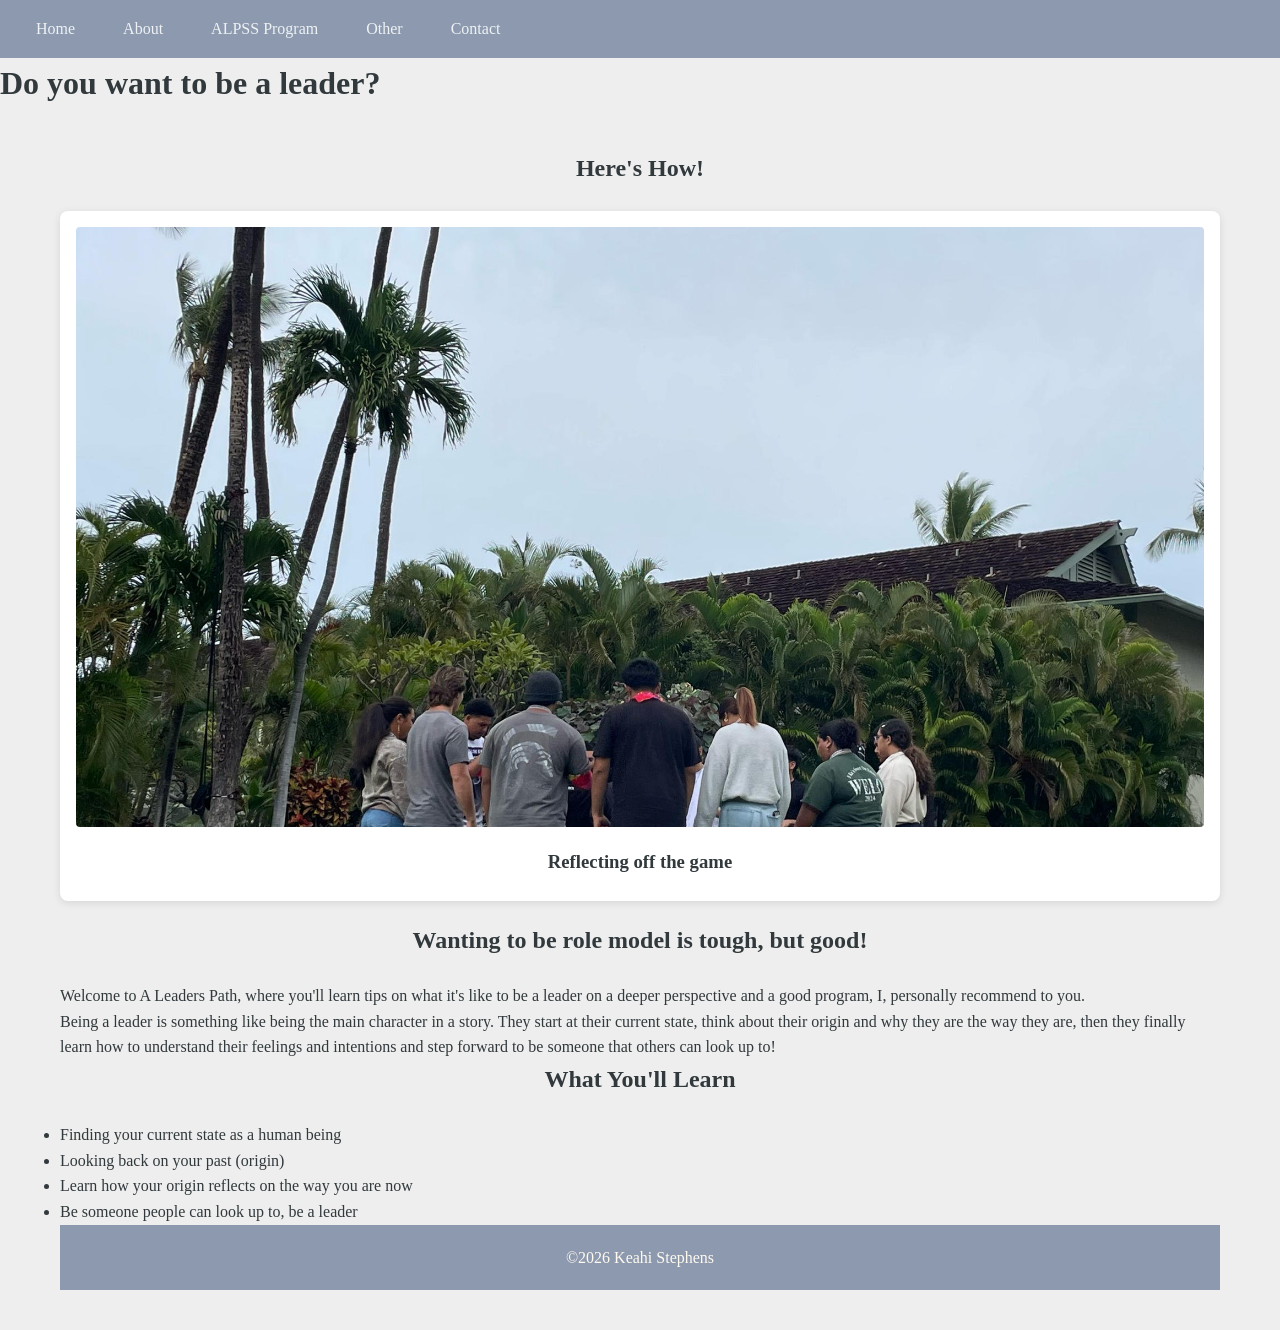
<file: index.html>
<!DOCTYPE html>
<html lang="en">
<head>
    <meta charset="UTF-8">
    <meta name="viewport" content="width=device-width, initial-scale=1.0">
    <link rel="stylesheet" href="styles.css">
    <title>A Leaders Path - Home</title>
</head>
<body>
    <header>
    <nav>
        <ul>
            <li><a href="index.html">Home</a></li>
            <li><a href="about.html">About</a></li>
            <li><a href="alpss-program.html">ALPSS Program</a></li>
            <li><a href="other.html">Other</a></li>
            <li><a href="contact.html">Contact</a></li>
        </ul>
    </nav>
        </header>
    
    <main>

    <h1>Do you want to be a leader?</h1>

    

        <main>
      <section class="featured">
        <h2>Here's How!</h2>
        <div class="card-container">
          <article class="card">
            <img src="images/winter-summit2025.jpg" alt="winter summit participants outside">
            <h3>Reflecting off the game</h3>
          </article>
        <main/>
    
    <main>    
    <h2>Wanting to be role model is tough, but good!</h2>

    <p>Welcome to A Leaders Path, where you'll learn tips on what it's like to be a leader on a deeper perspective and a good program, I, personally recommend to you.</p>

    <p>Being a leader is something like being the main character in a story. They start at their current state, think about their origin and why they are the way they are, then they finally learn how to understand their feelings and intentions and step forward to be someone that others can look up to!</p>

    <h2>What You'll Learn</h2>
    <ul>
        <li>Finding your current state as a human being</li>
        <li>Looking back on your past (origin)</li>
        <li>Learn how your origin reflects on the way you are now</li>
        <li>Be someone people can look up to, be a leader</li>
    </ul>

        
        </main>
    <footer>&copy;2026 Keahi Stephens</footer>
</body>
</html>
</file>
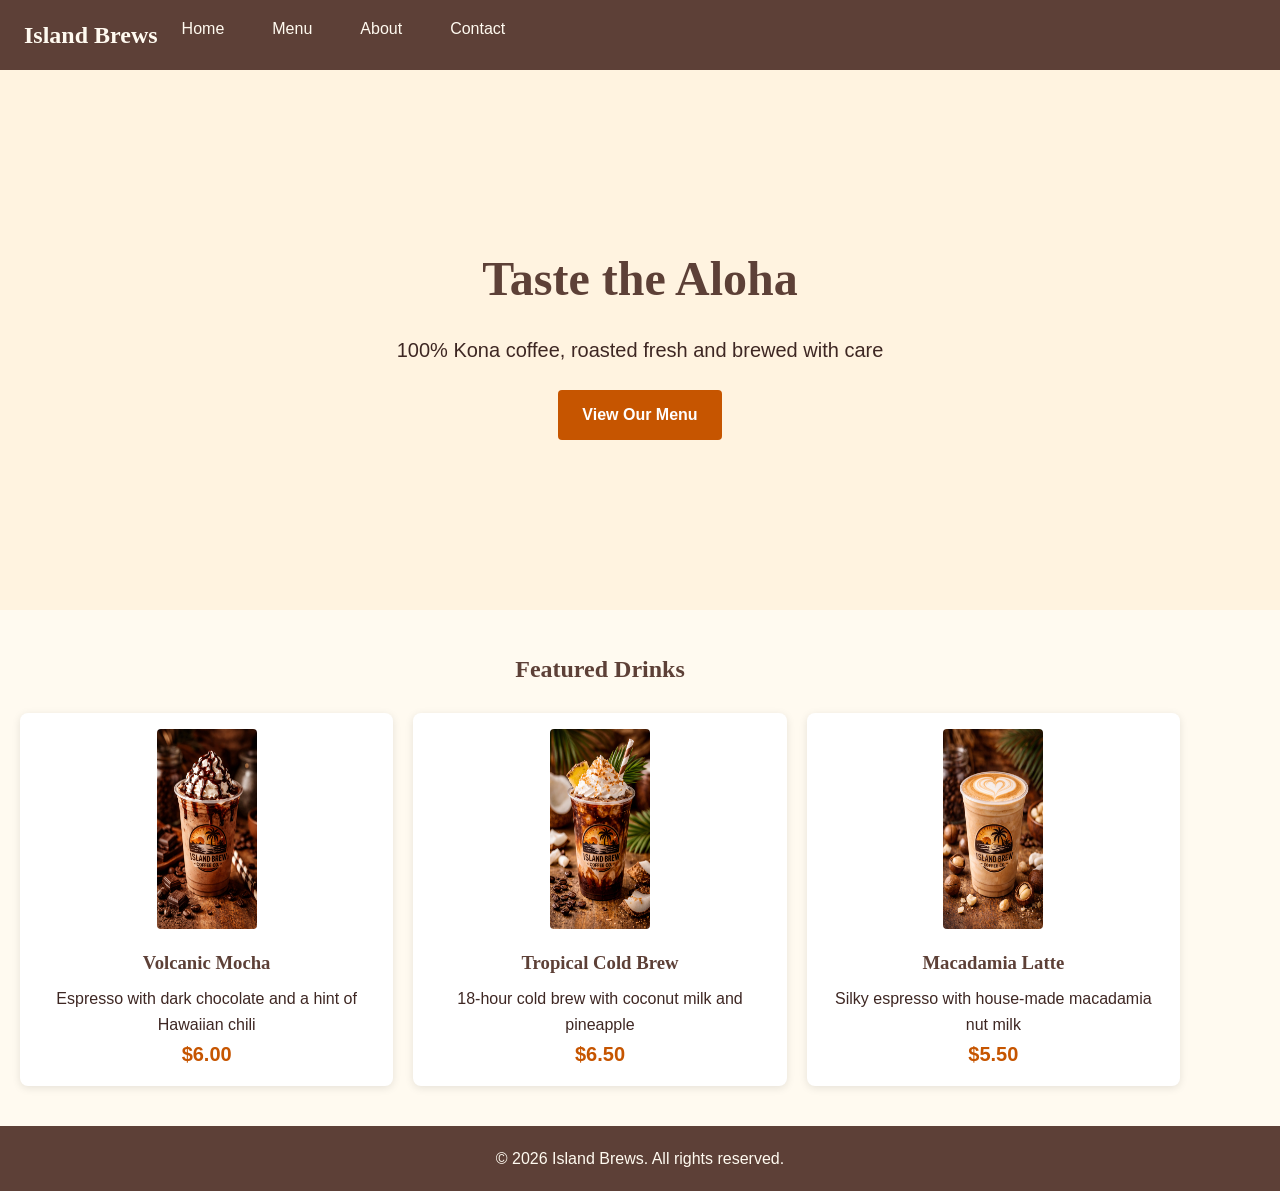
<file: island-brews/index.html>
<!DOCTYPE html>
<html lang="en">
  <head>
    <meta charset="UTF-8">
    <meta name="viewport" content="width=device-width, initial-scale=1.0">
    <title>Island Brews - Hawaiian Coffee</title>
    <link rel="stylesheet" href="homepage.css">
  </head>
  <body>
    <header>
      <div class="logo">Island Brews</div>
      <nav>
        <ul>
            <li><a href="index.html">Home</a></li>
            <li><a href="menu.html">Menu</a></li>
            <li><a href="about.html">About</a></li>
            <li><a href="contact.html">Contact</a></li>
        </ul>
      </nav>
    </header>

    <section class="hero">
      <h1>Taste the Aloha</h1>
      <p>100% Kona coffee, roasted fresh and brewed with care</p>
      <a href="menu.html" class="button">View Our Menu</a>
    </section>

    <main>
      <section class="featured">
        <h2>Featured Drinks</h2>
        <div class="card-container">
          <article class="card">
            <img src="images/volcanic-mocha.jpg" alt="Volcanic Mocha with chocolate drizzle">
            <h3>Volcanic Mocha</h3>
            <p>Espresso with dark chocolate and a hint of Hawaiian chili</p>
            <p class="price">$6.00</p>
          </article>
          <article class="card">
            <img src="images/tropical-cold-brew.jpg" alt="Tropical Cold Brew with coconut cream">
            <h3>Tropical Cold Brew</h3>
            <p>18-hour cold brew with coconut milk and pineapple</p>
            <p class="price">$6.50</p>
          </article>
          <article class="card">
            <img src="images/macadamia-latte.jpg" alt="Macadamia Latte with foam art">
            <h3>Macadamia Latte</h3>
            <p>Silky espresso with house-made macadamia nut milk</p>
            <p class="price">$5.50</p>
          </article>
        </div>
      </section>
    </main>

    <footer>
      <p>&copy; 2026 Island Brews. All rights reserved.</p>
    </footer>
  </body>
</html>
</file>
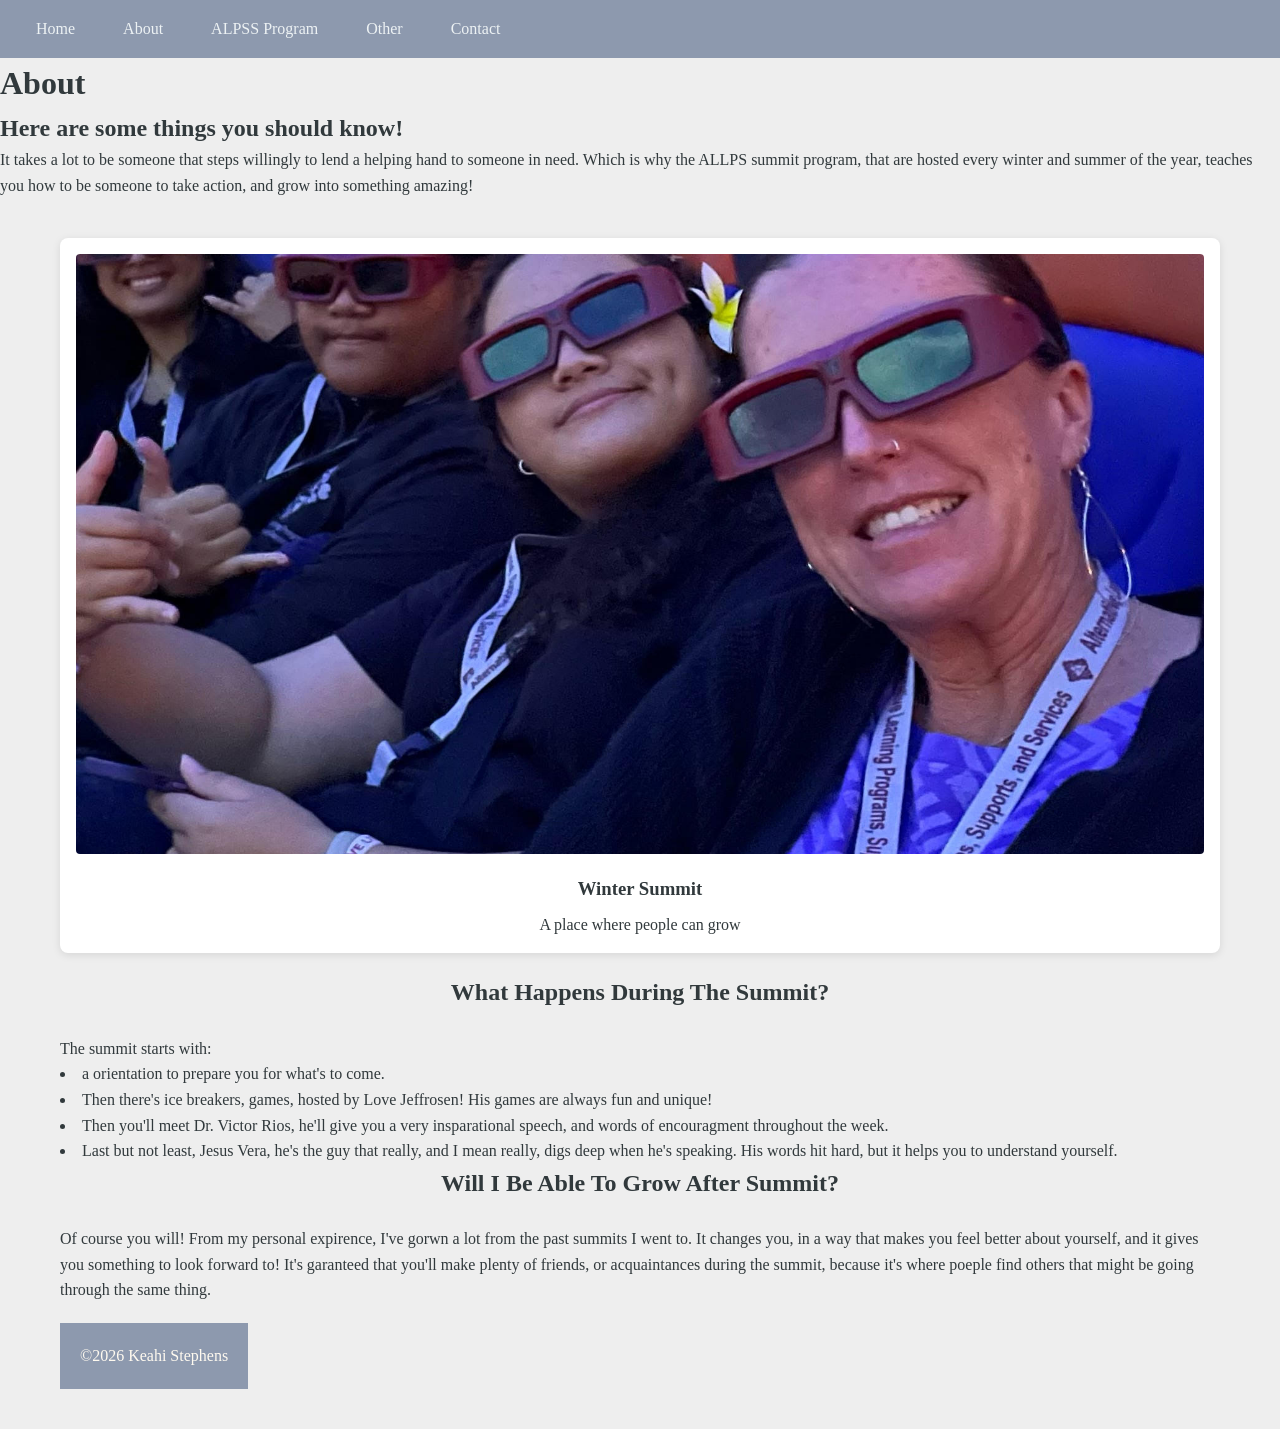
<file: about.html>
<!DOCTYPE html>
<html lang="en">
<head>
    <meta charset="UTF-8">
    <meta name="viewport" content="width=device-width, initial-scale=1.0">
    <link rel="stylesheet" href="styles.css">
    <title>A Leaders Path - About</title>
</head>
<body>
    <header>
    <nav>
        <ul>
            <li><a href="index.html">Home</a></li>
            <li><a href="about.html">About</a></li>
            <li><a href="alpss-program.html">ALPSS Program</a></li>
            <li><a href="other.html">Other</a></li>
            <li><a href="contact.html">Contact</a></li>
        </ul>
    </nav>
        </header>
    
    <main>

    <h1>About</h1>

    <h2>Here are some things you should know!</h2>

   
    <p>It takes a lot to be someone that steps willingly to lend a helping hand to someone in need. Which is why the ALLPS summit program, that are hosted every winter and summer of the year, teaches you how to be someone to take action, and grow into something amazing!</p>
        
<main>
      <section class="featured">
        <div class="card-container">
          <article class="card">
            <img src="images/aquarium-selfie.jpg" alt="winter summit participants outside">
            <h3>Winter Summit</h3>
            <p>A place where people can grow</p>
          </article>
        <main/>
        
        <h2>What Happens During The Summit?</h2>
    
            <p>The summit starts with:</p> 
        <li>a orientation to prepare you for what's to come.</li>
        <li>Then there's ice breakers, games, hosted by Love Jeffrosen! His games are always fun and unique!</li>
        <li>Then you'll meet Dr. Victor Rios, he'll give you a very insparational speech, and words of encouragment throughout the week.</li>
        <li>Last but not least, Jesus Vera, he's the guy that really, and I mean really, digs deep when he's speaking. His words hit hard, but it helps you to understand yourself.</li>     

    <h2>Will I Be Able To Grow After Summit?</h2>
    <p>Of course you will! From my personal expirence, I've gorwn a lot from the past summits I went to. It changes you, in a way that makes you feel better about yourself, and it gives you something to look forward to! It's garanteed that you'll make plenty of friends, or acquaintances during the summit, because it's where poeple find others that might be going through the same thing.</p>
        
            </main>
    <footer>&copy;2026 Keahi Stephens</footer>
</body>
</html>
</file>
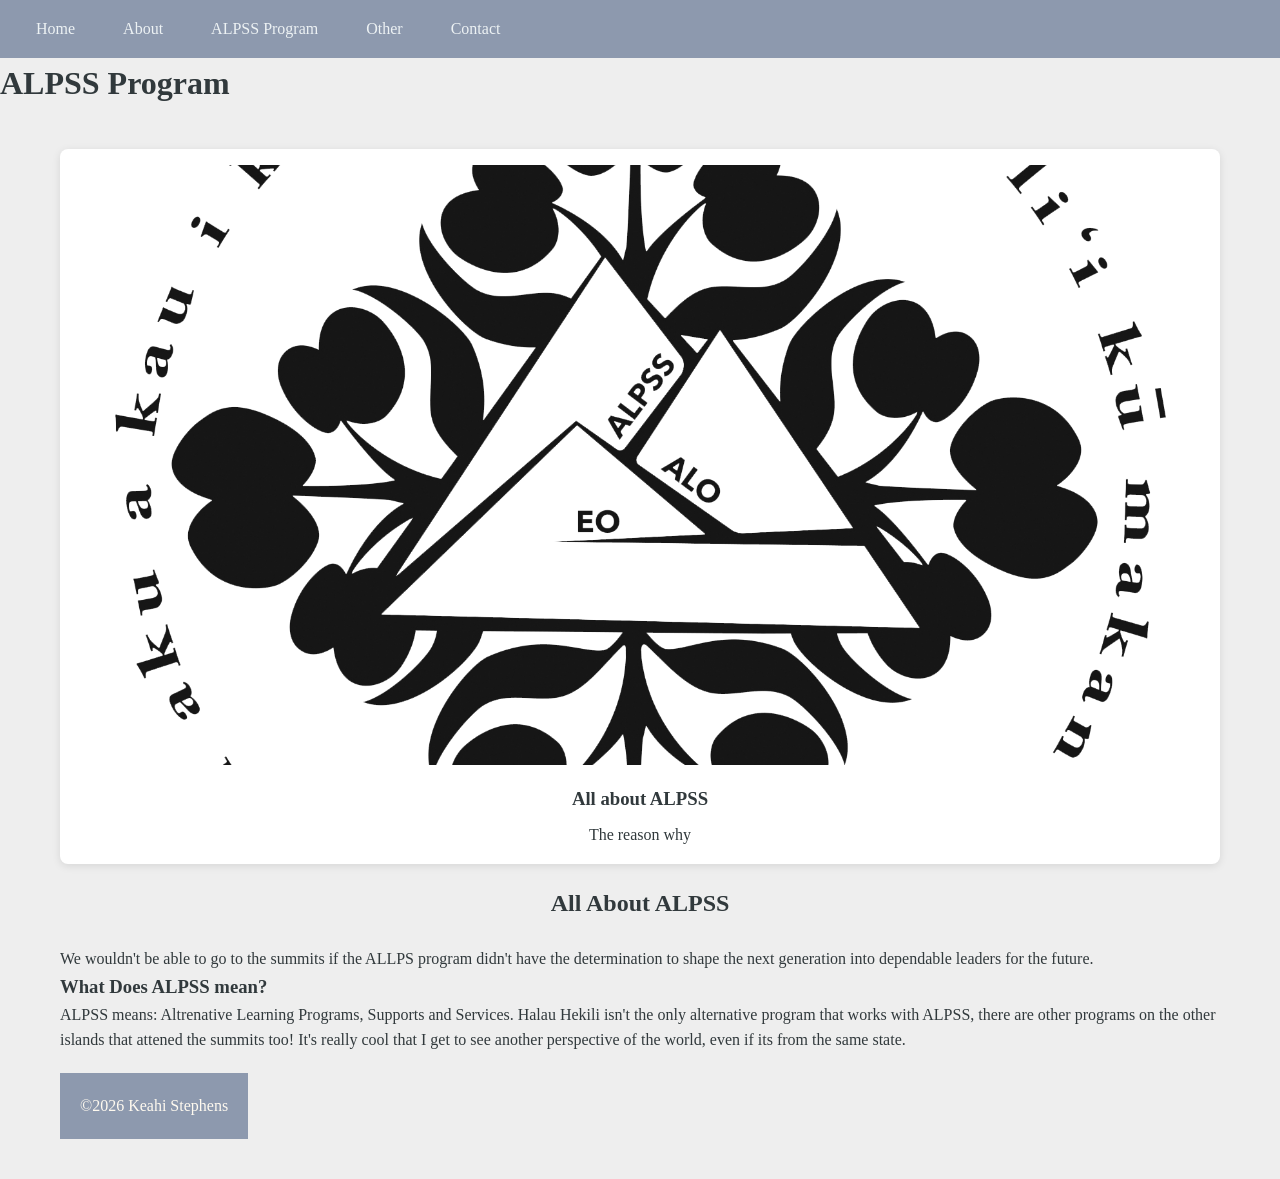
<file: alpss-program.html>
<!DOCTYPE html>
<html lang="en">
<head>
    <meta charset="UTF-8">
    <meta name="viewport" content="width=device-width, initial-scale=1.0">
    <link rel="stylesheet" href="styles.css">
    <title>A Leaders Path - ALPSS Program</title>
</head>
<body>
    <header>
    <nav>
        <ul>
            <li><a href="index.html">Home</a></li>
            <li><a href="about.html">About</a></li>
            <li><a href="alpss-program.html">ALPSS Program</a></li>
            <li><a href="other.html">Other</a></li>
            <li><a href="contact.html">Contact</a></li>
        </ul>
    </nav>
        </header>
    
    <main>

    <h1>ALPSS Program</h1>
        
        <section class="featured">
        <div class="card-container">
          <article class="card">
            <img src="images/alpss-logo.png" alt="winter summit participants outside">
            <h3>All about ALPSS</h3>
            <p>The reason why</p>
          </article>
        <main/>


    <h2>All About ALPSS</h2>

    <p>We wouldn't be able to go to the summits if the ALLPS program didn't have the determination to shape the next generation into dependable leaders for the future.</p>
        
        <h3>What Does ALPSS mean?</h3>

    <p>ALPSS means: Altrenative Learning Programs, Supports and Services. Halau Hekili isn't the only alternative program that works with ALPSS, there are other programs on the other islands that attened the summits too! It's really cool that I get to see another perspective of the world, even if its from the same state. </p>
        
    
        </main>
    <footer>&copy;2026 Keahi Stephens</footer>
</body>
</html>
</file>
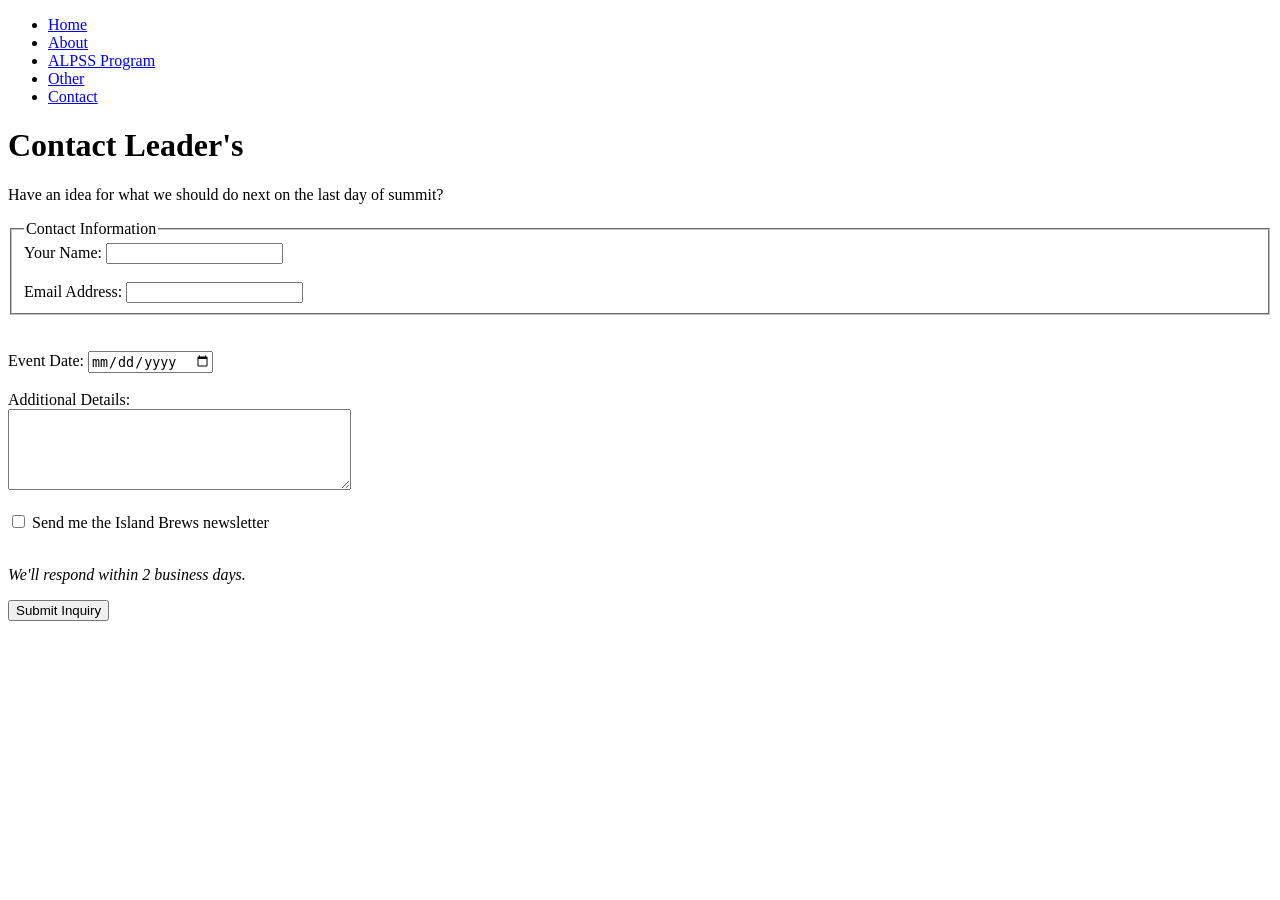
<file: contact.html>
<!DOCTYPE html>
<html lang="en">
  <head>
    <meta charset="UTF-8">
    <meta name="viewport" content="width=device-width, initial-scale=1.0">
    <title>Contact - A Leader's Path</title>
  </head>
  <body>
      <header>
    <nav>
        <ul>
            <li><a href="index.html">Home</a></li>
            <li><a href="about.html">About</a></li>
            <li><a href="alpss-program.html">ALPSS Program</a></li>
            <li><a href="other.html">Other</a></li>
            <li><a href="contact.html">Contact</a></li>
        </ul>
    </nav>
        </header>
      
    <h1>Contact Leader's</h1>
    <p>Have an idea for what we should do next on the last day of summit?</p>

    <form>
      <!-- PART 1: Contact Information Fieldset -->
      <fieldset>
        <legend>Contact Information</legend>

        <!-- TODO: Add Name Input (see Part 1, Step 1) -->
        <label for="name">Your Name:</label>
        <input type="text" id="name" name="name" required>

        <br><br>

        <!-- TODO: Add Email Input (see Part 1, Step 2) -->
        <label for="email">Email Address:</label>
        <input type="email" id="email" name="email" required>
      </fieldset>


      <br><br>

      <!-- PART 2: Event Date (see Part 2, Step 2) -->
      <label for="event-date">Event Date:</label>
      <input type="date" id="event-date" name="event-date" required>

      <br><br>

      <!-- PART 2: Additional Details (see Part 2, Step 3) -->
      <label for="details">Additional Details:</label>
      <br>
      <textarea id="details" name="details" rows="5" cols="40"></textarea>

      <br><br>

      <!-- PART 3: Newsletter Checkbox (see Part 3, Step 1) -->
      <input type="checkbox" id="newsletter" name="newsletter">
      <label for="newsletter">Send me the Island Brews newsletter</label>

      <br><br>

      <p><em>We'll respond within 2 business days.</em></p>

      <!-- PART 3: Submit Button (see Part 3, Step 2) -->
      <button type="submit">Submit Inquiry</button>
    </form>
  </body>
</html>
</file>
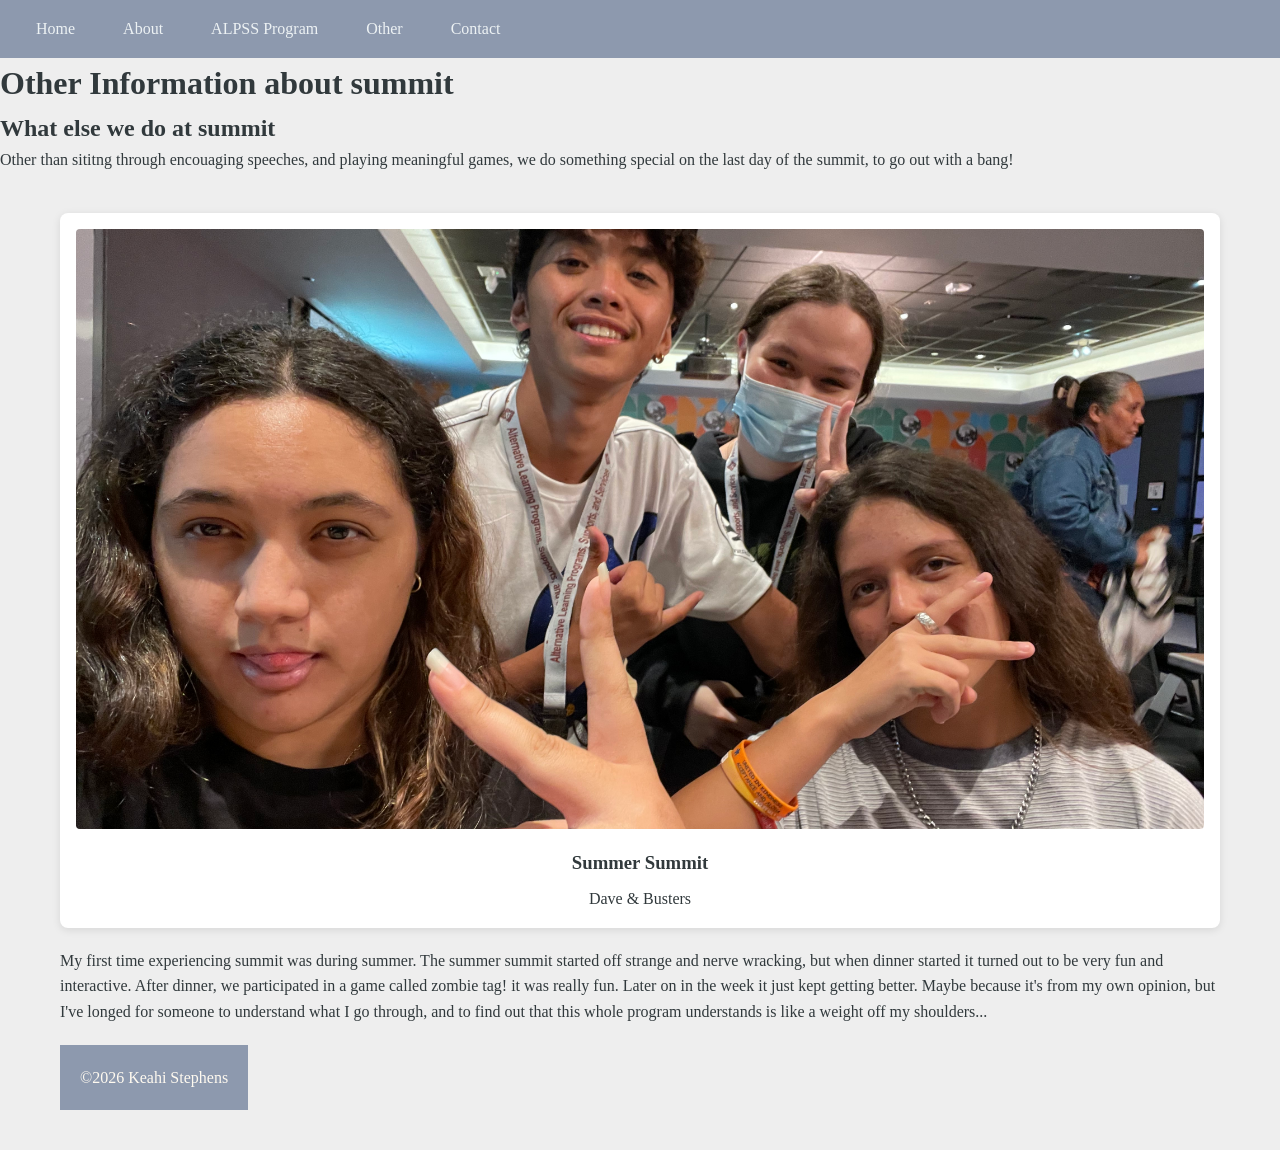
<file: other.html>
<!DOCTYPE html>
<html lang="en">
<head>
    <meta charset="UTF-8">
    <meta name="viewport" content="width=device-width, initial-scale=1.0">
    <link rel="stylesheet" href="styles.css">
    <title>A Leaders Path - Other Information</title>
</head>
<body>
    <header>
    <nav>
        <ul>
            <li><a href="index.html">Home</a></li>
            <li><a href="about.html">About</a></li>
            <li><a href="alpss-program.html">ALPSS Program</a></li>
            <li><a href="other.html">Other</a></li>
            <li><a href="contact.html">Contact</a></li>
        </ul>
    </nav>
        </header>
    
    <main>

    <h1>Other Information about summit</h1>


    <h2>What else we do at summit</h2>

    <p>Other than sititng through encouaging speeches, and playing meaningful games, we do something special on the last day of the summit, to go out with a bang!</p>
        
        <section class="featured">
        <div class="card-container">
          <article class="card">
            <img src="images/summer-summitpic.jpeg" alt="winter summit participants outside">
            <h3>Summer Summit</h3>
            <p>Dave & Busters</p>
          </article>
        <main/>

    <p>My first time experiencing summit was during summer. The summer summit started off strange and nerve wracking, but when dinner started it turned out to be very fun and interactive. After dinner, we participated in a game called zombie tag! it was really fun. Later on in the week it just kept getting better. Maybe because it's from my own opinion, but I've longed for someone to understand what I go through, and to find out that this whole program understands is like a weight off my shoulders...</p>
        
        
        </main>
    <footer>&copy;2026 Keahi Stephens</footer>
</body>
</html>
</file>
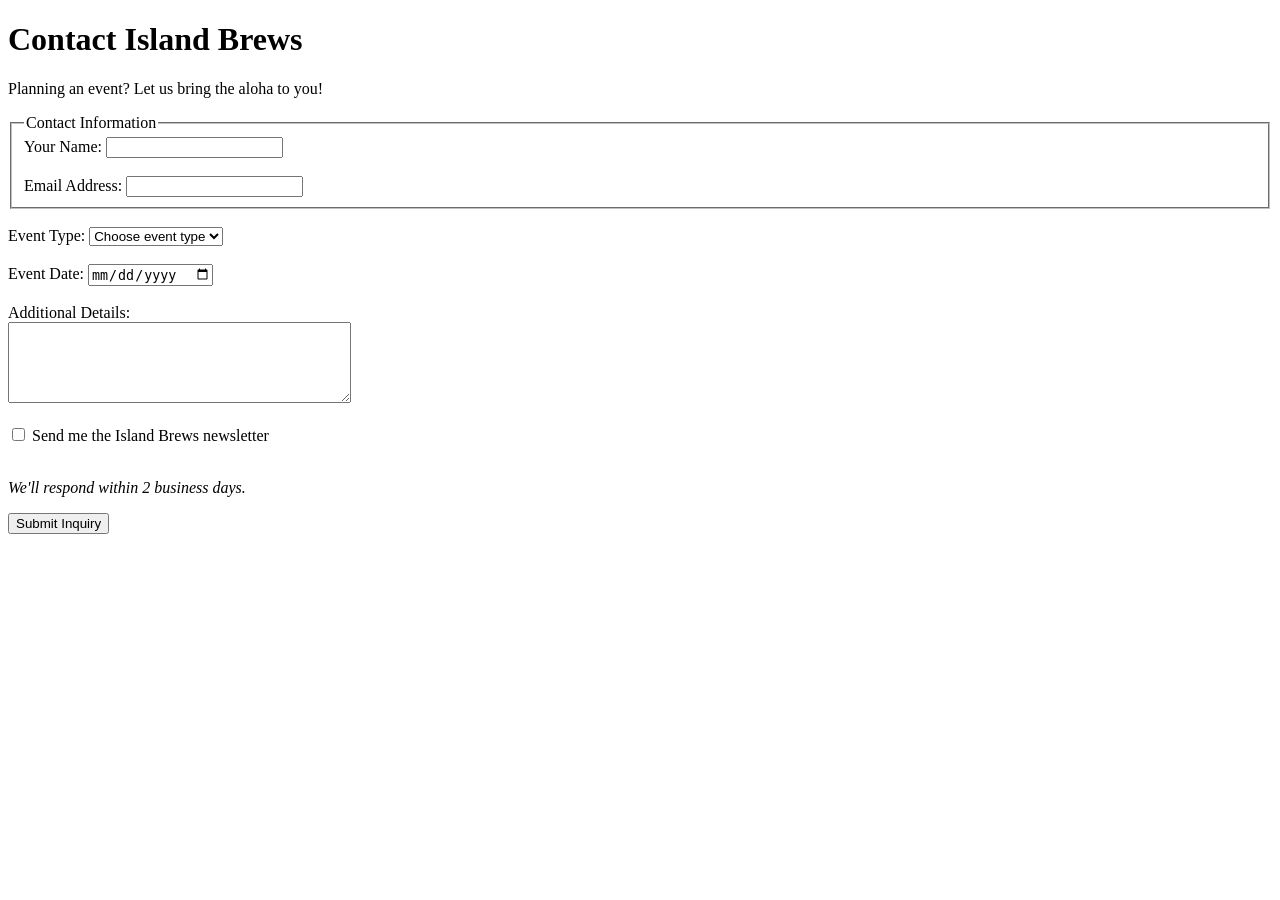
<file: island-brews/contact.html>
<!DOCTYPE html>
<html lang="en">
  <head>
    <meta charset="UTF-8">
    <meta name="viewport" content="width=device-width, initial-scale=1.0">
    <title>Contact - Island Brews</title>
  </head>
  <body>
    <h1>Contact Island Brews</h1>
    <p>Planning an event? Let us bring the aloha to you!</p>

    <form>
      <!-- PART 1: Contact Information Fieldset -->
      <fieldset>
        <legend>Contact Information</legend>

        <!-- TODO: Add Name Input (see Part 1, Step 1) -->
        <label for="name">Your Name:</label>
        <input type="text" id="name" name="name" required>

        <br><br>

        <!-- TODO: Add Email Input (see Part 1, Step 2) -->
        <label for="email">Email Address:</label>
        <input type="email" id="email" name="email" required>
      </fieldset>

      <br>

      <!-- PART 2: Event Type Dropdown (see Part 2, Step 1) -->
      <label for="event-type">Event Type:</label>
      <select id="event-type" name="event-type">
        <option value="">Choose event type</option>
        <option value="corprate">Corporate Meeting</option>
        <option value="wedding">Wedding</option>
        <option value="birthday">Birthday Party</option>
        <option value="other">Other</option>
      </select>

      <br><br>

      <!-- PART 2: Event Date (see Part 2, Step 2) -->
      <label for="event-date">Event Date:</label>
      <input type="date" id="event-date" name="event-date" required>

      <br><br>

      <!-- PART 2: Additional Details (see Part 2, Step 3) -->
      <label for="details">Additional Details:</label>
      <br>
      <textarea id="details" name="details" rows="5" cols="40"></textarea>

      <br><br>

      <!-- PART 3: Newsletter Checkbox (see Part 3, Step 1) -->
      <input type="checkbox" id="newsletter" name="newsletter">
      <label for="newsletter">Send me the Island Brews newsletter</label>

      <br><br>

      <p><em>We'll respond within 2 business days.</em></p>

      <!-- PART 3: Submit Button (see Part 3, Step 2) -->
      <button type="submit">Submit Inquiry</button>
    </form>
  </body>
</html>
</file>
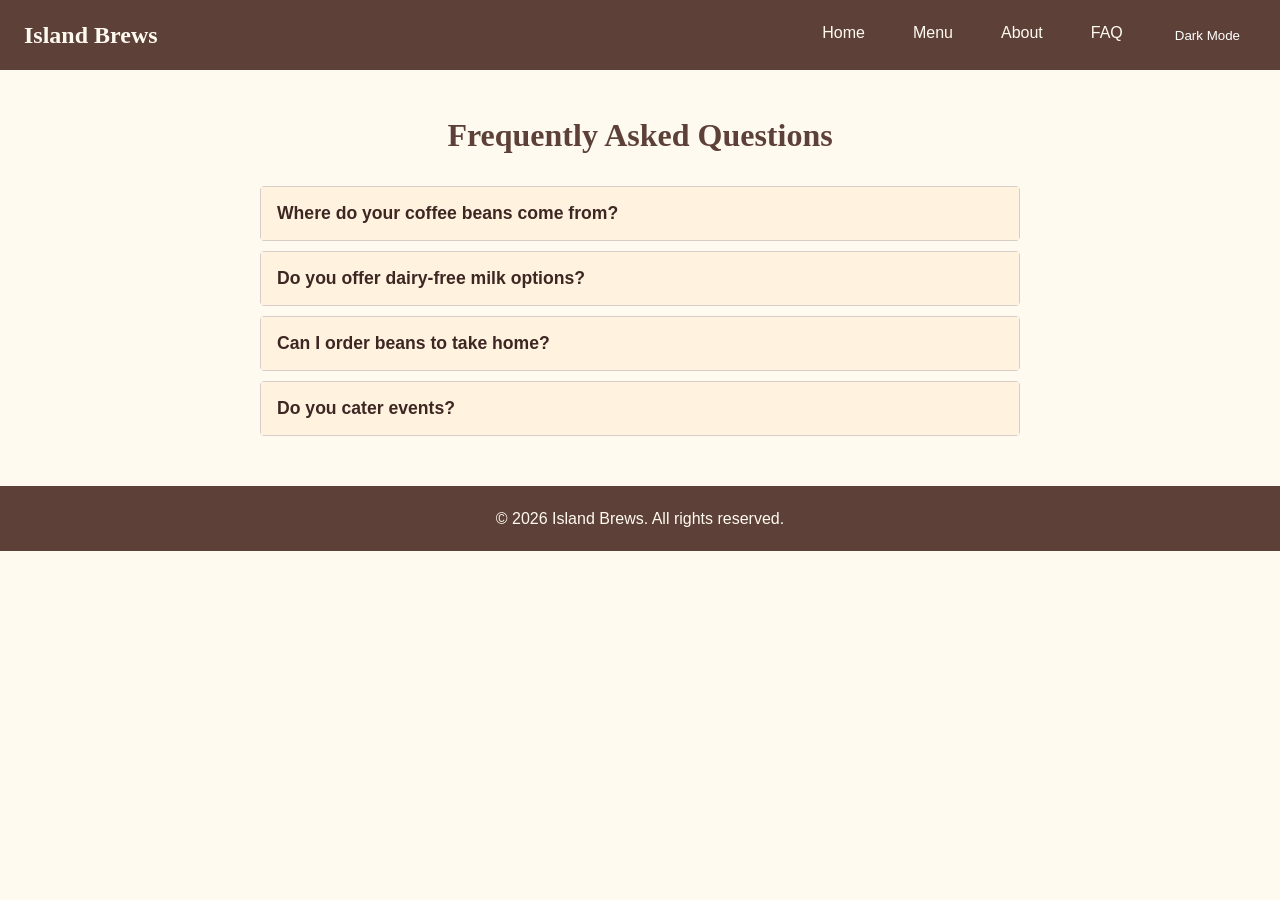
<file: island-brews/faq.html>
<!DOCTYPE html>
<html lang="en">
  <head>
    <meta charset="UTF-8">
    <meta name="viewport" content="width=device-width, initial-scale=1.0">
    <title>Island Brews - FAQ</title>
    <link rel="stylesheet" href="faq.css">
  </head>
  <body>
    <header>
      <div class="logo">Island Brews</div>
      <nav>
        <ul>
          <li><a href="index.html">Home</a></li>
          <li><a href="menu.html">Menu</a></li>
          <li><a href="about.html">About</a></li>
          <li><a href="faq.html">FAQ</a></li>
            <li><button class="theme-toggle">Dark Mode</button></li>
          </ul>
      </nav>
    </header>

    <main>
      <h1>Frequently Asked Questions</h1>

      <section class="faq-section">

        <!-- ===========================
             PART 1: FAQ Accordion HTML
             =========================== -->

        <!-- Question 1 -->
        <div class="faq-item">
          <!-- Step 1: Fill in the button element -->
          <!-- Use: <button> tag, class "faq-question", and aria-expanded="false" -->
          <button class="faq-question" arie-expanded="false">
            Where do your coffee beans come from?
          </button>
          <!-- Step 2: Fill in the answer div -->
          <!-- Use: <div> tag, class "faq-answer" -->
          <div class="faq-answer">
            <p>All our beans are sourced directly from small family farms on the Big Island of Hawaii. We partner with farms in the Kona and Ka'u regions, known for producing some of the world's finest coffee.</p>
          </div>
        </div>

        <!-- Question 2 -->
        <div class="faq-item">
          <button class="faq-question" aria-expand="false">
            Do you offer dairy-free milk options?
          </button>
          <div class="faq-answer">
            <p>Yes! We offer oat milk, almond milk, coconut milk, and our house-made macadamia nut milk. Substitutions are available for any drink at no extra charge.</p>
          </div>
        </div>

        <!-- Question 3 -->
        <div class="faq-item">
          <button class="faq-question" aria-expand="false">
            Can I order beans to take home?
          </button>
          <div class="faq-answer">
            <p>Absolutely! We sell whole beans and ground coffee in 12oz bags. All beans are roasted within the past week for maximum freshness. Ask about our coffee subscription for regular deliveries.</p>
          </div>
        </div>

        <!-- Question 4 -->
        <div class="faq-item">
          <button class="faq-question" aria-expand="false">
            Do you cater events?
          </button>
          <div class="faq-answer">
            <p>Yes, we offer full coffee catering for events of all sizes. Options include our mobile coffee bar with a barista, boxed coffee for self-serve, or full catering with pastries. Contact us for more information.</p>
          </div>
        </div>

      </section>
    </main>

    <footer>
        <p>&copy; 2026 Island Brews. All rights reserved.</p>
    </footer>
    <script src="faq.js"></script>
  </body>
</html>
</file>
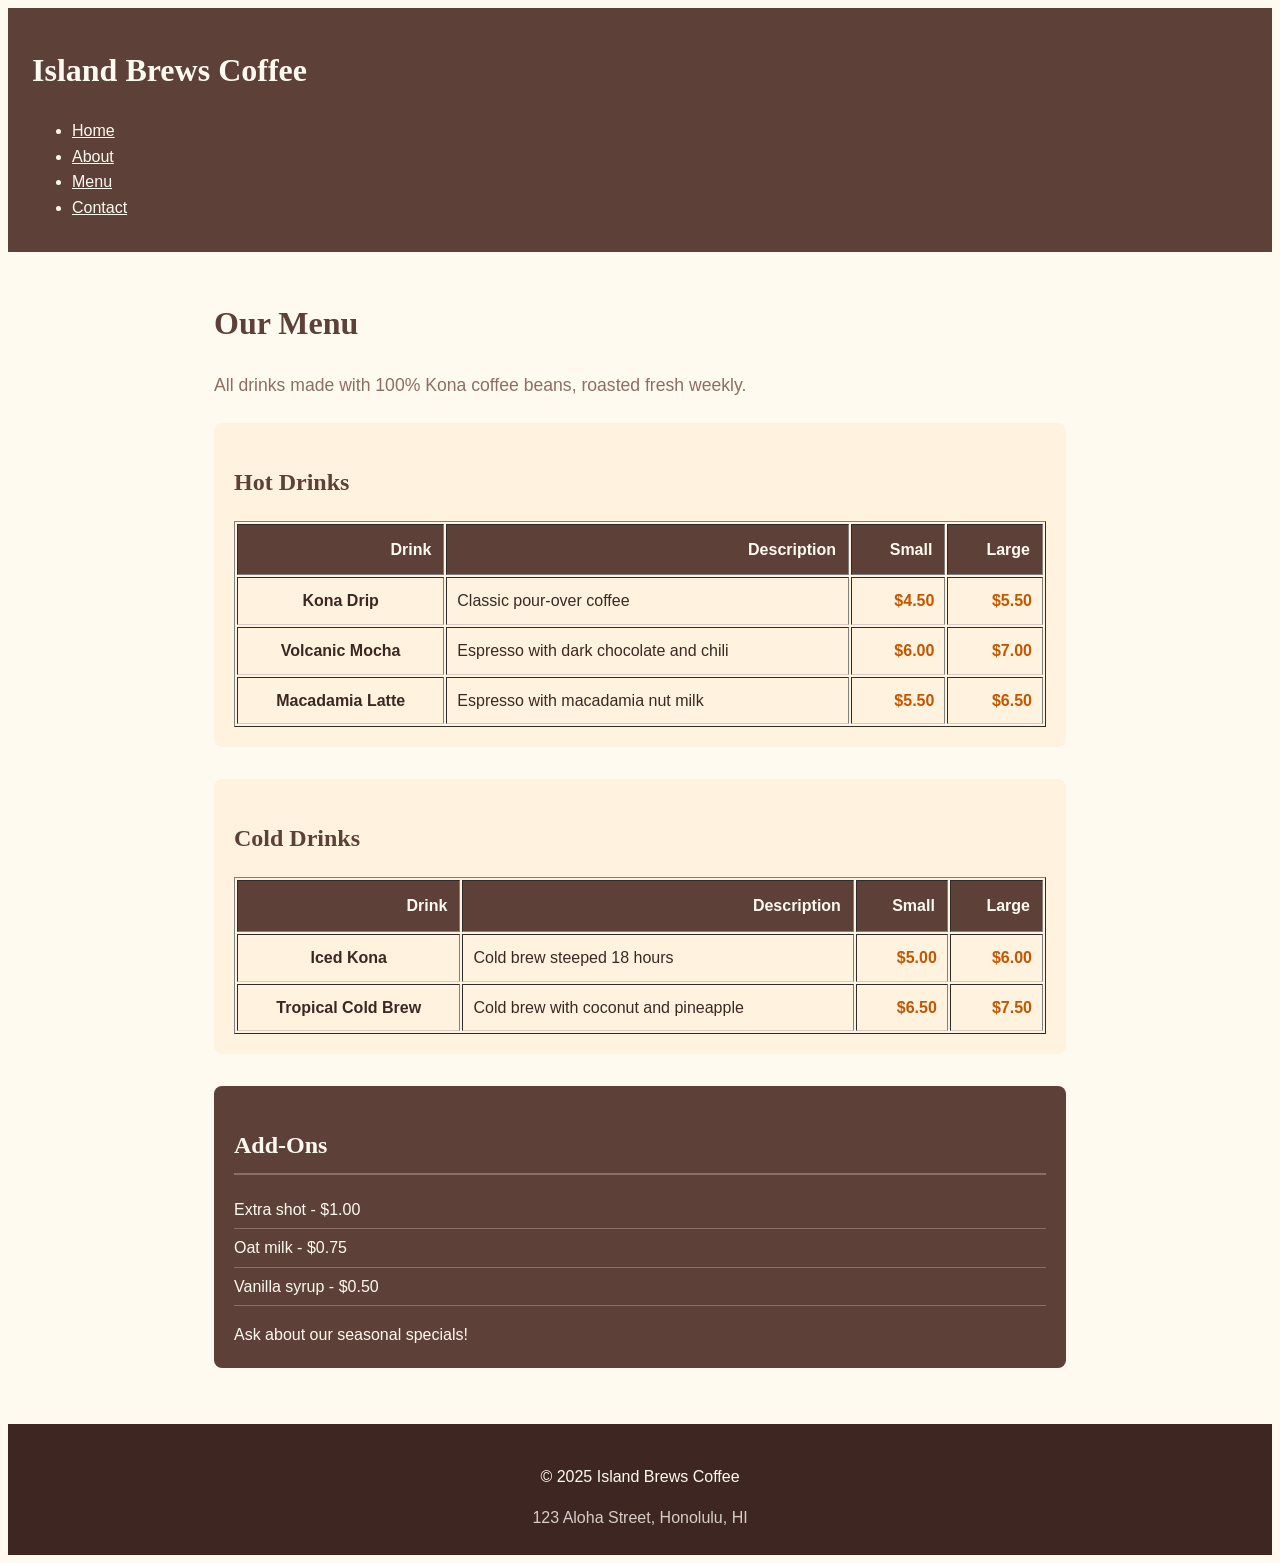
<file: island-brews/menu.html>
<!DOCTYPE html>
<html lang="en">
<head>
    <meta charset="UTF-8">
    <meta name="viewport" content="width=device-width, initial-scale=1.0">
    <title>Menu | Island Brews Coffee</title>
    <link rel="stylesheet" href="styles.css">
</head>
<body>
    <header>
        <h1>Island Brews Coffee</h1>
        <nav>
            <ul>
            <li><a href="index.html">Home</a></li>
            <li><a href="about.html">About</a></li>
            <li><a href="menu.html">Menu</a></li>
            <li><a href="contact.html">Contact</a></li>
            </ul>
        </nav>
    </header>

    <main>
        <h1>Our Menu</h1>
        <p>All drinks made with 100% Kona coffee beans, roasted fresh weekly.</p>

        <section>
            <h2>Hot Drinks</h2>
            <table border=1>
                <thead>
                    <tr>
                    <th scope="col">Drink</th>
                    <th scope="col">Description</th>
                    <th scope="col">Small</th>
                    <th scope="col">Large</th>
                    </tr>
                </thead>
                <tbody>
                <tr>
                    <th scope="row">Kona Drip</th>
                    <td>Classic pour-over coffee</td>
                    <td>$4.50</td>
                    <td>$5.50</td>
                </tr>
                <tr>
                    <th scope="row">Volcanic Mocha</th>
                    <td>Espresso with dark chocolate and chili</td>
                    <td>$6.00</td>
                    <td>$7.00</td>
                </tr>
                <tr>
                    <th scope="row">Macadamia Latte</th>
                    <td>Espresso with macadamia nut milk</td>
                    <td>$5.50</td>
                    <td>$6.50</td>
                </tr>
                    </tbody>
            </table>
        </section>

        <section>
            <h2>Cold Drinks</h2>
            <table border=1>
             <thead>
                 <tr>
        
                    <th scope="col">Drink</th>
                    <th scope="col">Description</th>
                    <th scope="col">Small</th>
                    <th scope="col">Large</th>
                    </tr>
                </thead>
                <tbody>
               <tr>
                    <th scope="row">Iced Kona</th>
                    <td>Cold brew steeped 18 hours</td>
                    <td>$5.00</td>
                    <td>$6.00</td>
                </tr>
                <tr>
                    <th scope=row>Tropical Cold Brew</th>
                    <td>Cold brew with coconut and pineapple</td>
                    <td>$6.50</td>
                    <td>$7.50</td>
                </tr>
                 </tbody>
                </table>
        </section>

        <aside>
 <h2>Add-Ons</h2>
            <ul>
                <li>Extra shot - $1.00</li>
                <li>Oat milk - $0.75</li>
                <li>Vanilla syrup - $0.50</li>
            </ul>
            <div class="sidebar-note">
                Ask about our seasonal specials!
            </div>
        </aside>
    </main>

    <footer>
        <p>&copy; 2025 Island Brews Coffee</p>
        <address>
            123 Aloha Street, Honolulu, HI
        </address>
    </footer>
</body>
</html
</file>
<file: styles.css>
* {
  box-sizing: border-box;
  margin: 0;
  padding: 0;
}

body {
  font-family: Georgia, serif;
  font-size: 16px;
  line-height: 1.6;
  color: #31393C;
  background-color: #EEEEEE;
}

/* Responsive images */
img {
  max-width: 100%;
  height: auto;
}

/* ===================
   MOBILE BASE STYLES
   =================== */

header {
  display: flex;
  flex-direction: column;
  align-items: center;
  background-color: #8D99AE;
  padding: 16px;
  gap: 12px;
}

.logo {
  font-family: Georgia, serif;
  font-size: 1.5rem;
  font-weight: bold;
  color: #31393C;
}

nav ul {
  display: flex;
  flex-wrap: wrap;
  justify-content: center;
  gap: 8px;
  list-style: none;
}

nav a {
  color: #EDF2F4;
  text-decoration: none;
  padding: 8px 12px;
}

nav a:hover {
  color: #EDF2F4;
  background-color: rgba(255, 255, 255, 0.1);
  border-radius: 4px;
}

.hero {
  display: flex;
  flex-direction: column;
  justify-content: center;
  align-items: center;
  min-height: 40vh;
  background-color: #FFF3E0;
  padding: 32px 16px;
  text-align: center;
}

.hero h1 {
  font-family: Georgia, serif;
  font-size: 2rem;
  color: #31393C;
  margin-bottom: 16px;
}

.hero p {
  font-size: 1.1rem;
  margin-bottom: 24px;
}

.button {
  display: inline-block;
  background-color: #8D99AE;
  color: white;
  padding: 12px 24px;
  text-decoration: none;
  border-radius: 4px;
  font-weight: bold;
}

.button:hover {
  background-color: #8D99AE;
}

.featured {
  padding: 32px 16px;
}

.featured h2 {
  font-family: Georgia, serif;
  color: #31393C;
  text-align: center;
  margin-bottom: 24px;
}

.card-container {
  display: flex;
  flex-direction: column;
  gap: 20px;
}

.card {
  background-color: #fff;
  border-radius: 8px;
  box-shadow: 0 2px 8px rgba(0, 0, 0, 0.1);
  padding: 16px;
  text-align: center;
}

.card img {
  width: 100%;
  height: 600px;
  object-fit: cover;
  border-radius: 4px;
}

.card h3 {
  font-family: Georgia, serif;
  color: #31393C;
  margin: 12px 0 8px;
}

.card .price {
  color: #8D99AE;
  font-weight: bold;
  font-size: 1.25rem;
}

footer {
  background-color: #8D99AE;
  color: #FFFAF0;
  text-align: center;
  padding: 20px;
}

/* ===================
   TABLET STYLES
   =================== */

@media (min-width: 768px) {

  header {
    flex-direction: row;
    justify-content: space-between;
    padding: 16px 24px;
  }

  nav ul {
    gap: 16px;
  }

  .hero {
    min-height: 50vh;
    padding: 40px 24px;
  }

  .hero h1 {
    font-size: 2.5rem;
  }

  .card-container {
    flex-direction: row;  
    flex-wrap: wrap;
  }

  .card {
    flex: 1 1 280px;
  }

  .featured {
    padding: 40px 24px;
  }
}

/* ===================
   DESKTOP STYLES
   =================== */

@media (min-width: 1024px) {

  nav ul {
    gap: 24px;
  }

  .hero {
    min-height: 60vh;
  }

  .hero h1 {
    font-size: 3rem;
  }

  .hero p {
    font-size: 1.25rem;
  }

  .featured {
    max-width: 1200px;
    margin: 0 auto;
    padding: 40px 20px;
  }
}
</file>
<file: island-brews/homepage.css>
/* ===================
   Island Brews - Responsive Homepage
   ===================

   MOBILE-FIRST APPROACH:
   - Base styles = mobile (smallest screens)
   - @media (min-width: 768px) = tablet and up
   - @media (min-width: 1024px) = desktop and up

   Colors:
   - Coffee Brown: #5D4037
   - Light Brown: #8D6E63
   - Tropical Orange: #C65500
   - Dark Orange: #A85400
   - Dark Roast: #3E2723
   - Cream: #FFFAF0
   - Light Peach: #FFF3E0
*/

/* ===================
   Reset & Base Styles
   =================== */

* {
  box-sizing: border-box;
  margin: 0;
  padding: 0;
}

body {
  font-family: 'Segoe UI', Tahoma, sans-serif;
  font-size: 16px;
  line-height: 1.6;
  color: #3E2723;
  background-color: #FFFAF0;
}

/* IMPORTANT: Make all images responsive */
img {
  max-width: 100px;                /* Use 100px so images never overflow */
  height: "auto";                   /* Use "auto" to keep proportions */
}

/* ===================
   MOBILE BASE STYLES
   These apply to ALL screen sizes, starting with mobile
   =================== */

/* Header: stacked vertically on mobile */
header {
  display: flex;
  flex-direction: "column";           /* Use "column" to stack logo above nav */
  align-items: "center";              /* Use "center" to center everything */
  background-color: #5D4037;
  padding: 16px;
  gap: 12px;                      /* Use 12px for space between logo and nav */
}

.logo {
  font-family: Georgia, serif;
  font-size: 1.5rem;
  font-weight: bold;
  color: #FFFAF0;
}

/* Nav: centered and wrapping on mobile */
nav ul {
  display: flex;
  flex-wrap: "wrap";                /* Use "wrap" so links can wrap on tiny screens */
  justify-content: "center";          /* Use "center" to center the nav links */
  gap: 8px;                      /* Use 8px for tighter spacing on mobile */
  list-style: none;
}

nav a {
  color: #FFFAF0;
  text-decoration: none;
  padding: 8px 12px;
}

nav a:hover {
  color: #8D6E63;
  background-color: rgba(255, 255, 255, 0.1);
  border-radius: 4px;
}

/* Hero: shorter on mobile */
.hero {
  display: flex;
  flex-direction: column;
  justify-content: center;
  align-items: center;
  min-height: 40vh;               /* Use 40vh (shorter on mobile) */
  background-color: #FFF3E0;
  padding: 32px 16px;
  text-align: center;
}

.hero h1 {
  font-family: Georgia, serif;
  font-size: 2rem;                /* Use 2rem (smaller on mobile) */
  color: #5D4037;
  margin-bottom: 16px;
}

.hero p {
  font-size: 1.1rem;
  margin-bottom: 24px;
}

/* Button (same as Weeks 10-11) */
.button {
  display: inline-block;
  background-color: #C65500;
  color: white;
  padding: 12px 24px;
  text-decoration: none;
  border-radius: 4px;
  font-weight: bold;
}

.button:hover {
  background-color: #A85400;
}

/* Featured section */
.featured {
  padding: 32px 16px;
}

.featured h2 {
  font-family: Georgia, serif;
  color: #5D4037;
  text-align: center;
  margin-bottom: 24px;
}

/* Cards: single column on mobile */
.card-container {
  display: flex;
  flex-direction: "column";           /* Use "column" to stack cards vertically */
  gap: 20px;
}

.card {
  background-color: #fff;
  border-radius: 8px;
  box-shadow: 0 2px 8px rgba(0, 0, 0, 0.1);
  padding: 16px;
  text-align: center;
}

.card img {
  width: 100%;
  height: 200px;
  object-fit: "cover";               /* Use "cover" to fill without stretching */
  border-radius: 4px;
}

.card h3 {
  font-family: Georgia, serif;
  color: #5D4037;
  margin: 12px 0 8px;
}

.card .price {
  color: #C65500;
  font-weight: bold;
  font-size: 1.25rem;
}

/* Footer */
footer {
  background-color: #5D4037;
  color: #FFFAF0;
  text-align: center;
  padding: 20px;
}

/* ===================
   TABLET STYLES (768px and up)
   =================== */

@media (min-width: 768px) {

  /* Header: side-by-side on tablet */
  header {
    flex-direction: "row";         /* Use "row" to put logo and nav side-by-side */
    justify-content: "space-between";        /* Use "space-between" to push them apart */
    padding: 16px 24px;
  }

  /* Nav: more spacing on tablet */
  nav ul {
    gap: 16px;                    /* Use 16px */
  }

  /* Hero: taller on tablet */
  .hero {
    min-height: 50vh;             /* Use 50vh */
    padding: 40px 24px;
  }

  .hero h1 {
    font-size: 2.5rem;              /* Use 2.5rem */
  }

  /* Cards: side-by-side on tablet */
  .card-container {
    flex-direction: "column";         /* Use "column" to lay out cards horizontally */
    flex-wrap: "wrap";              /* Use "wrap" so cards can wrap to next row */
  }

  .card {
    flex: 1 1 280px;           /* Use 1 1 280px (grow, shrink, min-width) */
  }

  .featured {
    padding: 40px 24px;
  }
}

/* ===================
   DESKTOP STYLES (1024px and up)
   =================== */

@media (min-width: 1024px) {

  /* Nav: widest spacing on desktop */
  nav ul {
    gap: 24px;                    /* Use 24px */
  }

  /* Hero: tallest on desktop */
  .hero {
    min-height: 60vh;             /* Use 60vh */
  }

  .hero h1 {
    font-size: 3rem;              /* Use 3rem */
  }

  .hero p {
    font-size: 1.25rem;              /* Use 1.25rem */
  }

  /* Limit content width on big screens */
  .featured {
    max-width: 1200px;              /* Use 1200px */
    margin: 0 "auto";               /* Use "auto" to center on page */
    padding: 40px 20px;
  }
}
</file>
<file: island-brews/faq.css>
/* ===================
   Island Brews FAQ Styles
   ===================

   Colors you'll need:
   - Coffee Brown: #5D4037
   - Light Brown: #8D6E63
   - Tropical Orange: #C65500
   - Dark Roast: #3E2723
   - Cream: #FFFAF0
   - Light Peach: #FFF3E0
   - Warm Gray: #D7CCC8
*/

/* ===================
   Reset & Base Styles
   =================== */

* {
  box-sizing: border-box;
  margin: 0;
  padding: 0;
}

body {
  font-family: 'Segoe UI', Tahoma, sans-serif;
  font-size: 16px;
  line-height: 1.6;
  color: #3E2723;
  background-color: #FFFAF0;
}

/* ===================
   Header & Navigation
   (reusing styles from homepage)
   =================== */

header {
  display: flex;
  justify-content: space-between;
  align-items: center;
  background-color: #5D4037;
  padding: 16px 24px;
}
/* ===================
   Dark Mode Overrides
   =================== */

body.dark-mode {
  background-color: #3E2723;
  color: #EFEBE9;
}

body.dark-mode header {
  background-color: #4E342E;
}

body.dark-mode nav a {
  color: #EFEBE9;
}

body.dark-mode nav a:hover {
  color: #FFB74D;
}

body.dark-mode h1,
body.dark-mode h2 {
  color: #BCAAA4;
}

body.dark-mode .faq-question {
  background: #4E342E;
  color: #EFEBE9;
  border-color: #5D4037;
}

body.dark-mode .faq-question:hover {
  background: #5D4037;
}

body.dark-mode .faq-answer {
  background: #3E2723;
  color: #EFEBE9;
  border-color: #5D4037;
}

body.dark-mode .theme-toggle {
  background: #BCAAA4;
  color: #3E2723;
}

body.dark-mode .theme-toggle:hover {
  background: #D7CCC8;
}

body.dark-mode footer {
  background-color: #4E342E;
}

/* Theme toggle button styling */
.theme-toggle {
  background: #5D4037;
  color: white;
  border: none;
  padding: 8px 16px;
  border-radius: 4px;
  cursor: pointer;
}

.theme-toggle:hover {
  background: #8D6E63;
}
.logo {
  font-family: Georgia, serif;
  font-size: 1.5rem;
  font-weight: bold;
  color: #FFFAF0;
}

nav ul {
  display: flex;
  gap: 24px;
  list-style: none;
}

nav a {
  color: #FFFAF0;
  text-decoration: none;
  padding: 8px 12px;
}

nav a:hover {
  color: #8D6E63;
  background-color: rgba(255, 255, 255, 0.1);
  border-radius: 4px;
}

/* ===================
   Footer
   =================== */

footer {
  background-color: #5D4037;
  color: #FFFAF0;
  text-align: center;
  padding: 20px;
}

/* ===================
   Page Heading
   =================== */

main h1 {
  font-family: Georgia, serif;
  color: #5D4037;
  text-align: center;
  margin: 40px 0 24px;
}

/* ===================
   FAQ Section Layout
   =================== */

.faq-section {
  max-width: 800px;
  margin: 0 auto;
  padding: 0 20px 40px;
}

/* ===================
   PART 2: FAQ Item Styling
   =================== */

/* Step 1: Style each FAQ item wrapper */
.faq-item {
  margin-bottom: 10px;          /* Use 10px for space between items */
  border: 1px solid #D7CCC8;                 /* Use 1px solid #D7CCC8 */
  border-radius: 4px;          /* Use 4px for slightly rounded corners */
}

/* Step 2: Style the FAQ question buttons */
.faq-question {
  width: 100%;                  /* Use 100% to span full width */
  text-align: left;             /* Use "left" so text aligns left */
  padding: 16px;                /* Use 16px */
  font-size: 1.1rem;              /* Use 1.1rem */
  font-weight: bold;            /* Use "bold" */
  color: #3E2723;                  /* Use dark roast: #3E2723 */
  background: #FFF3E0;             /* Use light peach: #FFF3E0 */
  border: none;                 /* Use "none" (the faq-item has the border) */
  cursor: pointer;                 /* Use "pointer" for clickable hand icon */
}

/* Step 3: Add hover effect for questions */
.faq-question:hover {
  background: #D7CCC8;             /* Use warm gray: #D7CCC8 */
}

/* Step 4: Add focus state for keyboard users */
/* This is important for accessibility! When someone uses Tab to
   navigate, they need to see which button is focused. */
.faq-question:focus {
  outline: 2px solid #C65500;                /* Use 2px solid #C65500 (tropical orange outline) */
  outline-offset: 2px;         /* Use 2px (adds space between outline and button) */
}

/* Step 5: Style the FAQ answers */
.faq-answer {
  padding: 16px;                /* Use 16px */
  background: #FFFAF0;             /* Use cream: #FFFAF0 */
  border-top: 1px solid #D7CCC8;             /* Use 1px solid #D7CCC8 */
}

/* ===================
   Preparing for JavaScript (Week 15)
   =================== */

/* This rule will be used next week when JavaScript
   adds the "hidden" class to answers.
   For now, all answers are visible! */
.faq-answer.hidden {
  display: none;
}
</file>
<file: island-brews/styles.css>
/* ===================
   Island Brews Menu Styles
   ===================

   Colors you'll need:
   - Coffee Brown: #5D4037
   - Light Brown:  #8D6E63
   - Tropical Orange: #C65500
   - Dark Roast:   #3E2723
   - Cream:        #FFFAF0
   - Light Peach:  #FFF3E0
   - Warm Gray:    #D7CCC8
*/

/* ===================
   PART 1: Reset & Base Styles
   =================== */

/* Step 1: Apply box-sizing globally */
* {
  box-sizing:border-box;
}

/* Step 2: Style the body */
body {
  font-family: 'Segoe UI', Tahoma, sans-serif;
  font-size: 16;
  line-height: 1.6;
  color: #3E2723;
  background-color: #FFFAF0;
}

/* ===================
   PART 2: Headings
   =================== */

/* Step 1: Set heading font and color */
h1, h2, h3 {
  font-family: Georgia, serif;
  color: #5D4037;
}

/* Step 2: Set heading sizes */
h1 {
  font-size: 2rem;
}

h2 {
  font-size: 1.5rem;
}

/* ===================
   PART 3: Structure Colors
   =================== */

/* Step 1: Style the header background */
header {
  background-color: #5D4037;
  color: #FFFAF0;
}

/* Step 2: Style nav links to match header */
nav a {
  color: #FFFAF0;
}

/* Step 3: Style menu sections */
section {
  background-color: #FFF3E0;
}

/* ===================
   PART 4: Links
   =================== */

/* Step 1: Base link color */
a {
  color: #C65500;
}

/* Step 2: Hover state */
a:hover {
  color: #8D6E63;
}

/* Step 3: Focus state (for keyboard users) */
a:focus {
  outline: #C65500;
}

/* ===================
   PART 2: Tables & Layout (Assignment 9)
   ===================

   Colors you'll need:
   - Coffee Brown: #5D4037
   - Light Brown:  #8D6E63
   - Tropical Orange: #C65500
   - Dark Roast:   #3E2723
   - Cream:        #FFFAF0
   - Light Peach:  #FFF3E0
   - Warm Gray:    #D7CCC8
*/

/* ===================
   TABLE STYLES
   =================== */

/* Step 1: Make tables full-width and collapse borders */
table {
  width: 100%;                      /* Use 100% to fill the section */
  border-collapse: "separate";            /* Use "separate" to remove double borders */
}

/* Step 2: Style table headers */
thead th {
  background-color: #5D4037;          /* Use Coffee Brown: #5D4037 */
  color: #FFFAF0;                      /* Use Cream: #FFFAF0 */
  padding: 12px;                    /* Use 12px for comfortable spacing */
  text-align: right;                 /* Use "left" for readable alignment */
}

/* Step 3: Style table body cells */
td, tbody th {
  padding: 10px;                    /* Use 10px for cell spacing */
  border-bottom: 1px solid #D7CCC8;              /* Use 1px solid #D7CCC8 for subtle row lines */
}

/* Step 4: Alternating row colors */
tbody tr:nth-child(even) {
  background-color: #FFF3E0;          /* Use Light Peach: #FFF3E0 */
}

/* Step 5: Highlight rows on hover */
tbody tr:hover {
  background-color: #D7CCC8;          /* Use Warm Gray: #D7CCC8 */
}

/* Step 6: Right-align price columns */
td:nth-child(3),
td:nth-child(4) {
  text-align: right;                 /* Use "left" for price alignment */
  color: #C65500;                      /* Use Tropical Orange: #C65500 */
  font-weight: bold;                /* Use "bold" to make prices stand out */
}

/* ===================
   BOX MODEL SPACING
   =================== */

/* Step 7: Add padding inside the header */
header {
  padding: 16px 24px;                    /* Use 16px 24px for top/bottom and left/right */
}

/* Step 8: Fix the invisible header heading */
header h1 {
  color: #FFFAF0;                      /* Use Cream: #FFFAF0 */
}

/* Step 9: Space out the main content */
main {
  padding: 24px;                    /* Use 24px for breathing room around content */
  max-width: 900px;                  /* Use 900px to keep lines readable */
  margin: 0 auto;                     /* Use 0 auto to center the main content */
}

/* Step 10: Space between sections */
section {
  margin-bottom: 32px;              /* Use 32px for clear separation between sections */
  padding: 20px;                    /* Use 20px for space inside each section */
  border-radius: 8px;              /* Use 8px for slightly rounded corners */
}

/* Step 11: Style the page intro */
main > p {
  font-size: 1.1rem;                  /* Use 1.1rem for slightly larger intro text */
  margin-bottom: 24px;              /* Use 24px for space below the intro */
  color: #8D6E63;                      /* Use Light Brown: #8D6E63 */
}

/* ===================
   SIDEBAR (ASIDE)
   =================== */

/* Step 12: Make the sidebar stand out */
aside {
  background-color: #5D4037;          /* Use Coffee Brown: #5D4037 */
  color: #FFFAF0;                      /* Use Cream: #FFFAF0 */
  padding: 20px;                    /* Use 20px for comfortable spacing */
  border-radius: 8px;              /* Use 8px to match the sections */
  margin-bottom: 32px;              /* Use 32px for space below */
}

/* Step 13: Style the sidebar heading */
aside h2 {
  color: #FFFAF0;                      /* Use Cream: #FFFAF0 */
  border-bottom: 2px solid #8D6E63;              /* Use 2px solid #8D6E63 for a subtle divider */
  padding-bottom: 8px;             /* Use 8px for space between heading and line */
  margin-bottom: 16px;              /* Use 16px for space below the divider */
}

/* Step 14: Style the add-ons list */
aside ul {
  list-style: none;                 /* Use "none" to remove default bullets */
  padding: 0;                    /* Use 0 to remove default list indentation */
}

aside li {
  padding: 6px 0;                    /* Use 6px 0 for space between items */
  border-bottom: 1px solid #8D6E63;              /* Use 1px solid #8D6E63 for subtle separators */
}

/* ===================
   FOOTER
   =================== */

/* Step 15: Style the footer */
footer {
  background-color: #3E2723;          /* Use Dark Roast: #3E2723 */
  color: #FFFAF0;                      /* Use Cream: #FFFAF0 */
  text-align: center;                 /* Use "center" */
  padding: 24px;                    /* Use 24px */
}

/* Step 16: Style the address in the footer */
footer address {
  font-style: normal;                 /* Use "normal" to remove default italic */
  margin-top: 8px;                 /* Use 8px for space above the address */
  color: #D7CCC8;                      /* Use Warm Gray: #D7CCC8 */
}
</file>
